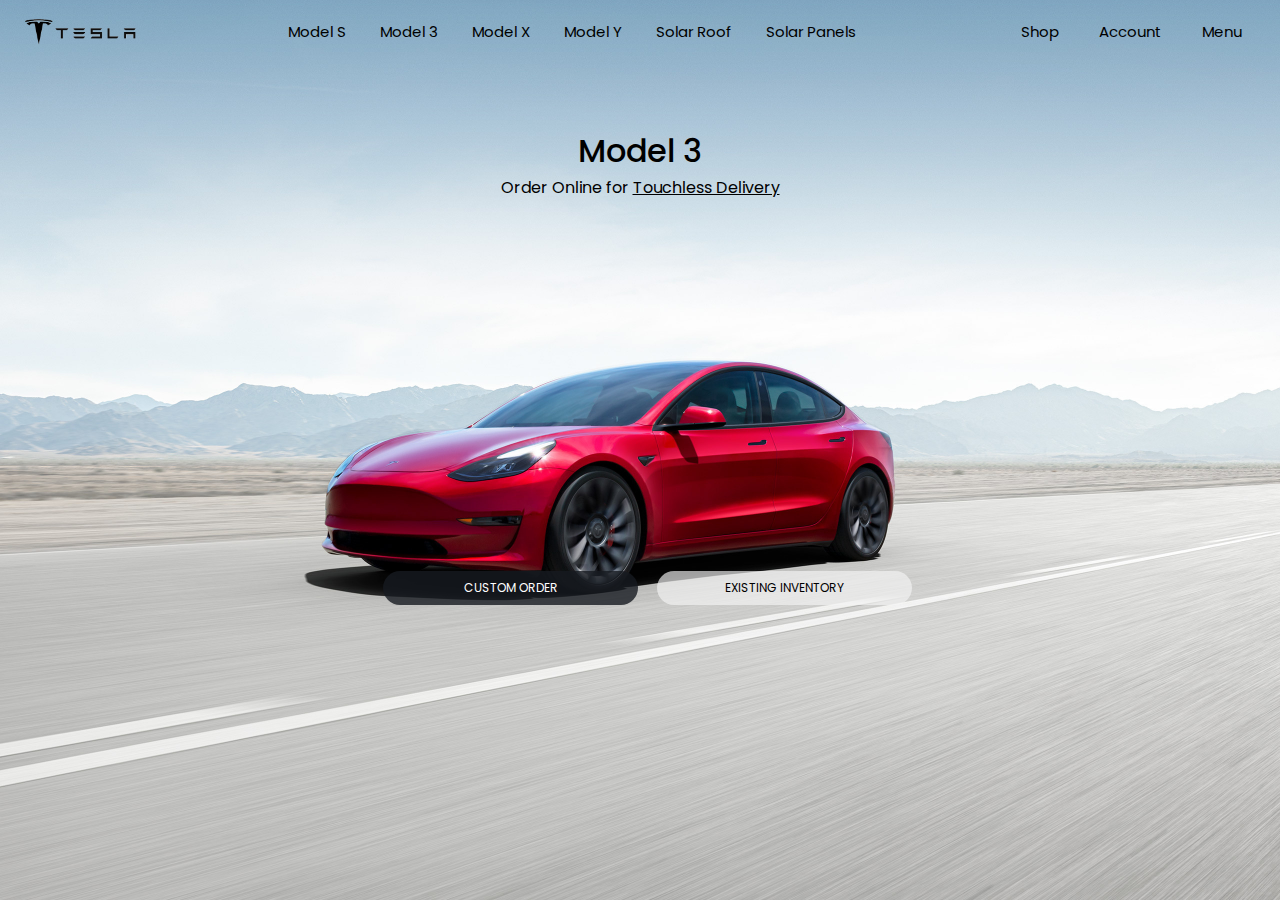
<file: index.html>
<!DOCTYPE html>
<html lang="en">
<head>
    <meta charset="UTF-8">
    <meta http-equiv="X-UA-Compatible" content="IE=edge">
    <meta name="viewport" content="width=device-width, initial-scale=1.0">
    <title>Document</title>
    <link rel="stylesheet" href="style2.css">
    <link rel="preconnect" href="https://fonts.googleapis.com">
<link rel="preconnect" href="https://fonts.gstatic.com" crossorigin>
<link href="https://fonts.googleapis.com/css2?family=Poppins:wght@400;500&display=swap" rel="stylesheet">
</head>
<body>
    
<div class="header">
    <nav>
        <img src="logo.png" class="logo" width="125px">
        <ul>
            <li><a href="#">Model S</a></li>
            <li><a href="#">Model 3</a></li>
            <li><a href="#">Model X</a></li>
            <li><a href="#">Model Y</a></li>
            <li><a href="#">Solar Roof</a></li>
            <li><a href="#">Solar Panels</a></li>
        </ul>
        <a href="#" class="btn">Shop</a>
        <a href="#" class="btn">Account</a>
        <a href="#" class="btn">Menu</a>
    </nav>

<div class="content">
    <h1>Model 3</h1>
    <p>Order Online for <u>Touchless Delivery</u></p>
    <a href="#" class="btn2">CUSTOM ORDER</a>
<a href="#" class="btn3">EXISTING INVENTORY</a>
</div>

</div>




</body>
</html>
</file>
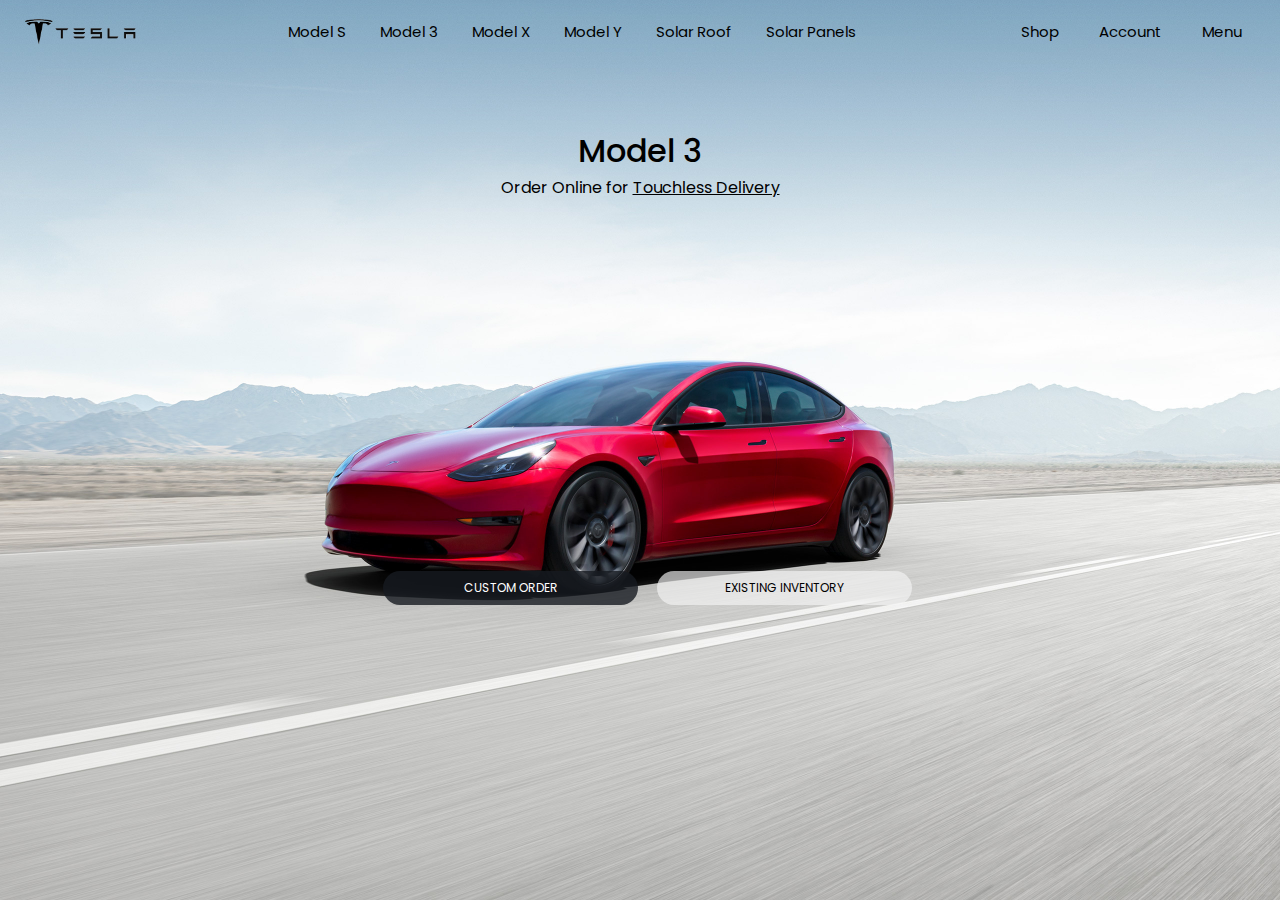
<file: pt2.html>
<!DOCTYPE html>
<html lang="en">
<head>
    <meta charset="UTF-8">
    <meta http-equiv="X-UA-Compatible" content="IE=edge">
    <meta name="viewport" content="width=device-width, initial-scale=1.0">
    <title>Document</title>
    <link rel="stylesheet" href="style2.css">
    <link rel="preconnect" href="https://fonts.googleapis.com">
<link rel="preconnect" href="https://fonts.gstatic.com" crossorigin>
<link href="https://fonts.googleapis.com/css2?family=Poppins:wght@400;500&display=swap" rel="stylesheet">
</head>
<body>
    
<div class="header">
    <nav>
        <img src="logo.png" class="logo" width="125px">
        <ul>
            <li><a href="#">Model S</a></li>
            <li><a href="#">Model 3</a></li>
            <li><a href="#">Model X</a></li>
            <li><a href="#">Model Y</a></li>
            <li><a href="#">Solar Roof</a></li>
            <li><a href="#">Solar Panels</a></li>
        </ul>
        <a href="#" class="btn">Shop</a>
        <a href="#" class="btn">Account</a>
        <a href="#" class="btn">Menu</a>
    </nav>

<div class="content">
    <h1>Model 3</h1>
    <p>Order Online for <u>Touchless Delivery</u></p>
    <a href="#" class="btn2">CUSTOM ORDER</a>
<a href="#" class="btn3">EXISTING INVENTORY</a>
</div>

</div>




</body>
</html>
</file>
<file: style2.css>
*{
    padding: 0;
    margin: 0;
    box-sizing: border-box;
    font-family: 'Poppins', sans-serif;
}
.header{
    width: %;
    height: 100vh;
    background-image: url(background.jpg);
    background-position: center;
    background-size: cover;
    
}
nav{
    display: flex;
    align-items: center;
    margin: 0 18px;
    position: relative;
}
nav ul{
    flex: 1;
    list-style: none;
    align-items: center;
    text-align: center;
}
nav ul li{
    display: inline-block;
    margin: 20px 15px;
    font-size: 15px;
    text-align: center;
    align-items: center;
}
nav ul li a{
    text-decoration: none;
    color: black;
    align-items: center;
}
.btn{
    text-decoration: none;
    margin: 20px;
    align-items: center;
    font-size: 15px;
    color: black;
}
.content{
    text-align: center;
    margin-top: 5%
}
.content h1{
    font-weight: 500;
}
.content a{
   display: inline-block;
   text-decoration: none;
   align-items: center;
   color: black;
   margin-top: 29%;
   background: rgba(23, 26, 32, 0.8);
   padding: 8px 30px;
   width: 255px;
   border-radius: 25px;
   border: none;
   font-size: 12px;
   align-items: center;
}
.content .btn2{
    margin: 15px;
    color: white;
}
.content .btn3{
    background: rgba(244, 244, 244, 0.65);
}
</file>
